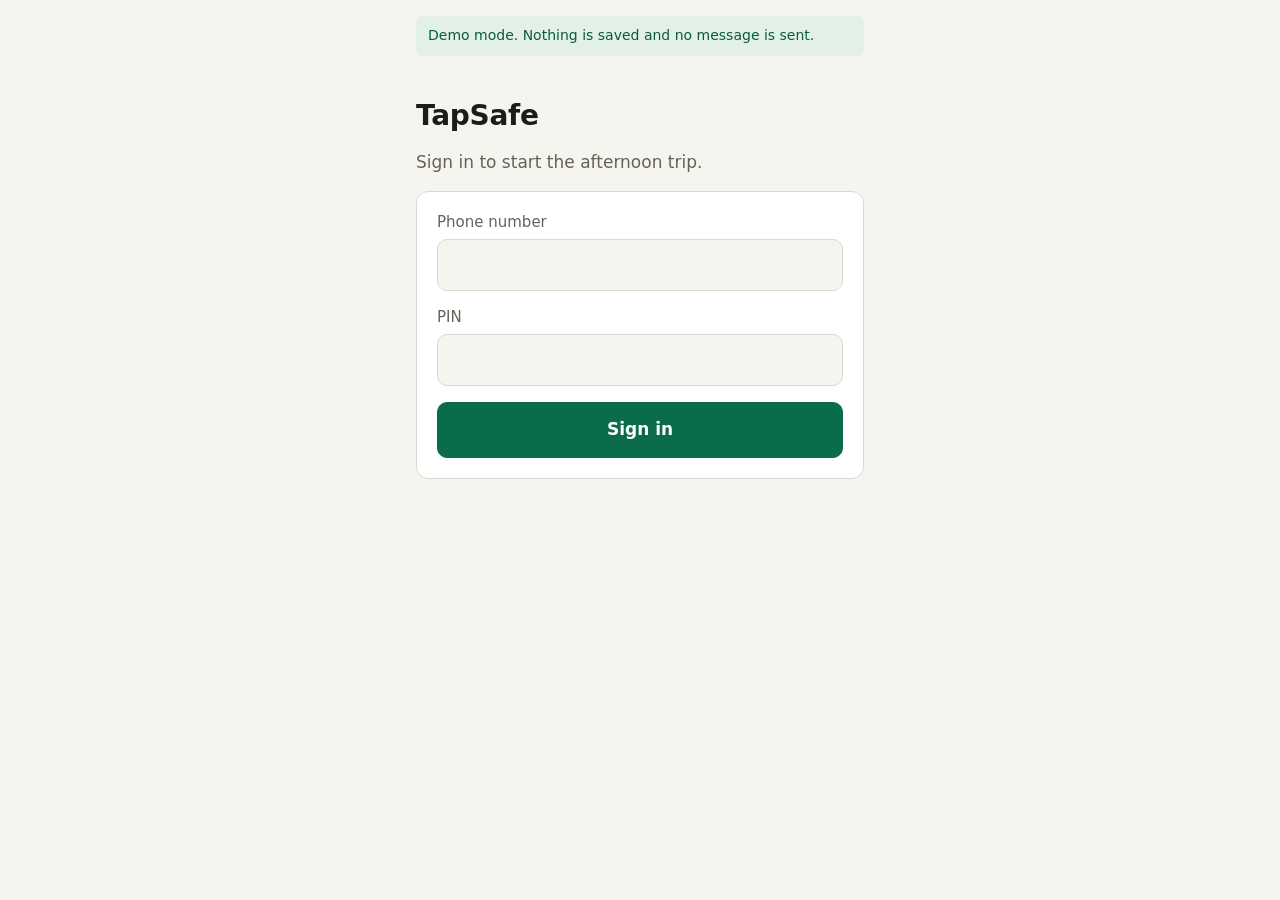
<file: index.html>
<!doctype html>
<html lang="en">
<head>
  <meta charset="utf-8">
  <meta name="viewport" content="width=device-width, initial-scale=1, viewport-fit=cover">
  <meta name="theme-color" content="#0b6b4d">
  <title>TapSafe</title>
  <link rel="manifest" href="manifest.webmanifest">
  <link rel="icon" href="icons/icon.svg" type="image/svg+xml">
  <link rel="apple-touch-icon" href="icons/icon-192.png">
  <link rel="stylesheet" href="styles.css">
</head>
<body>
  <div id="app"></div>
  <div id="toast" role="status" aria-live="polite"></div>
  <script type="module" src="app.js"></script>
</body>
</html>
</file>
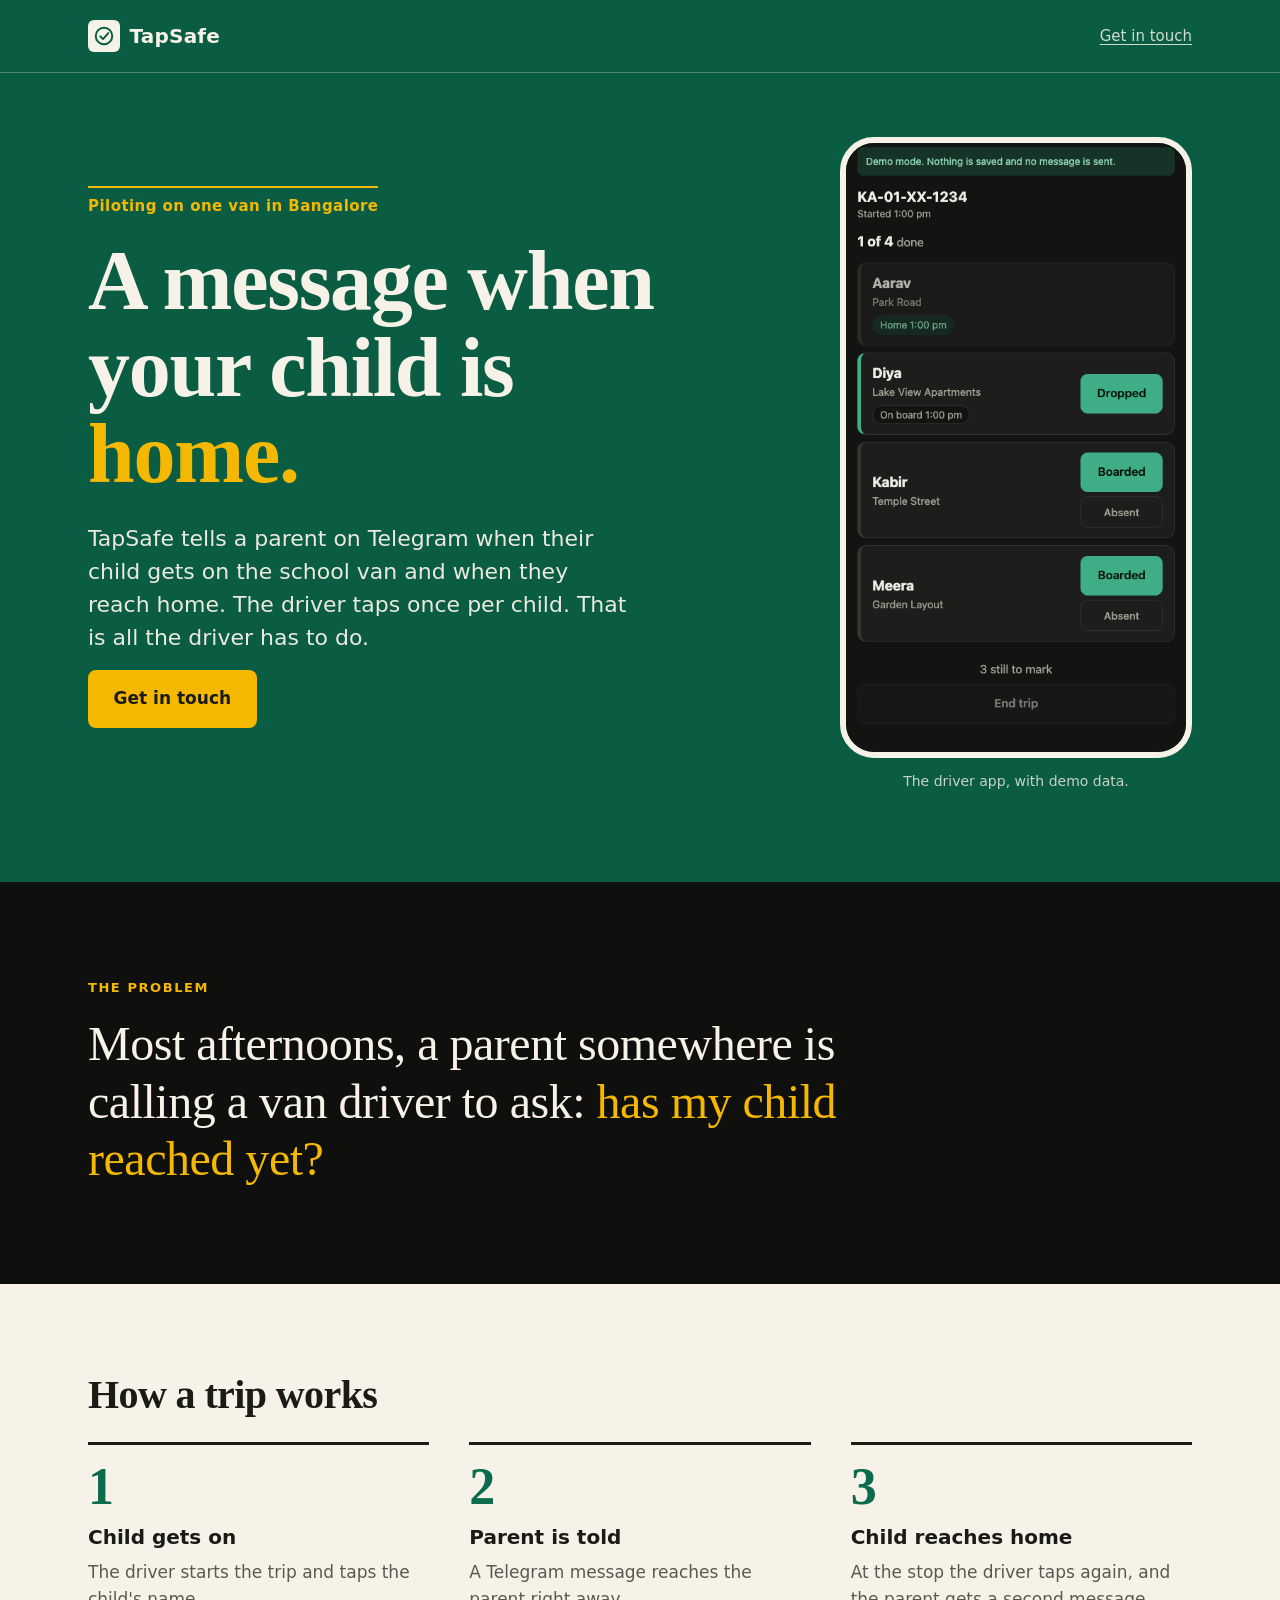
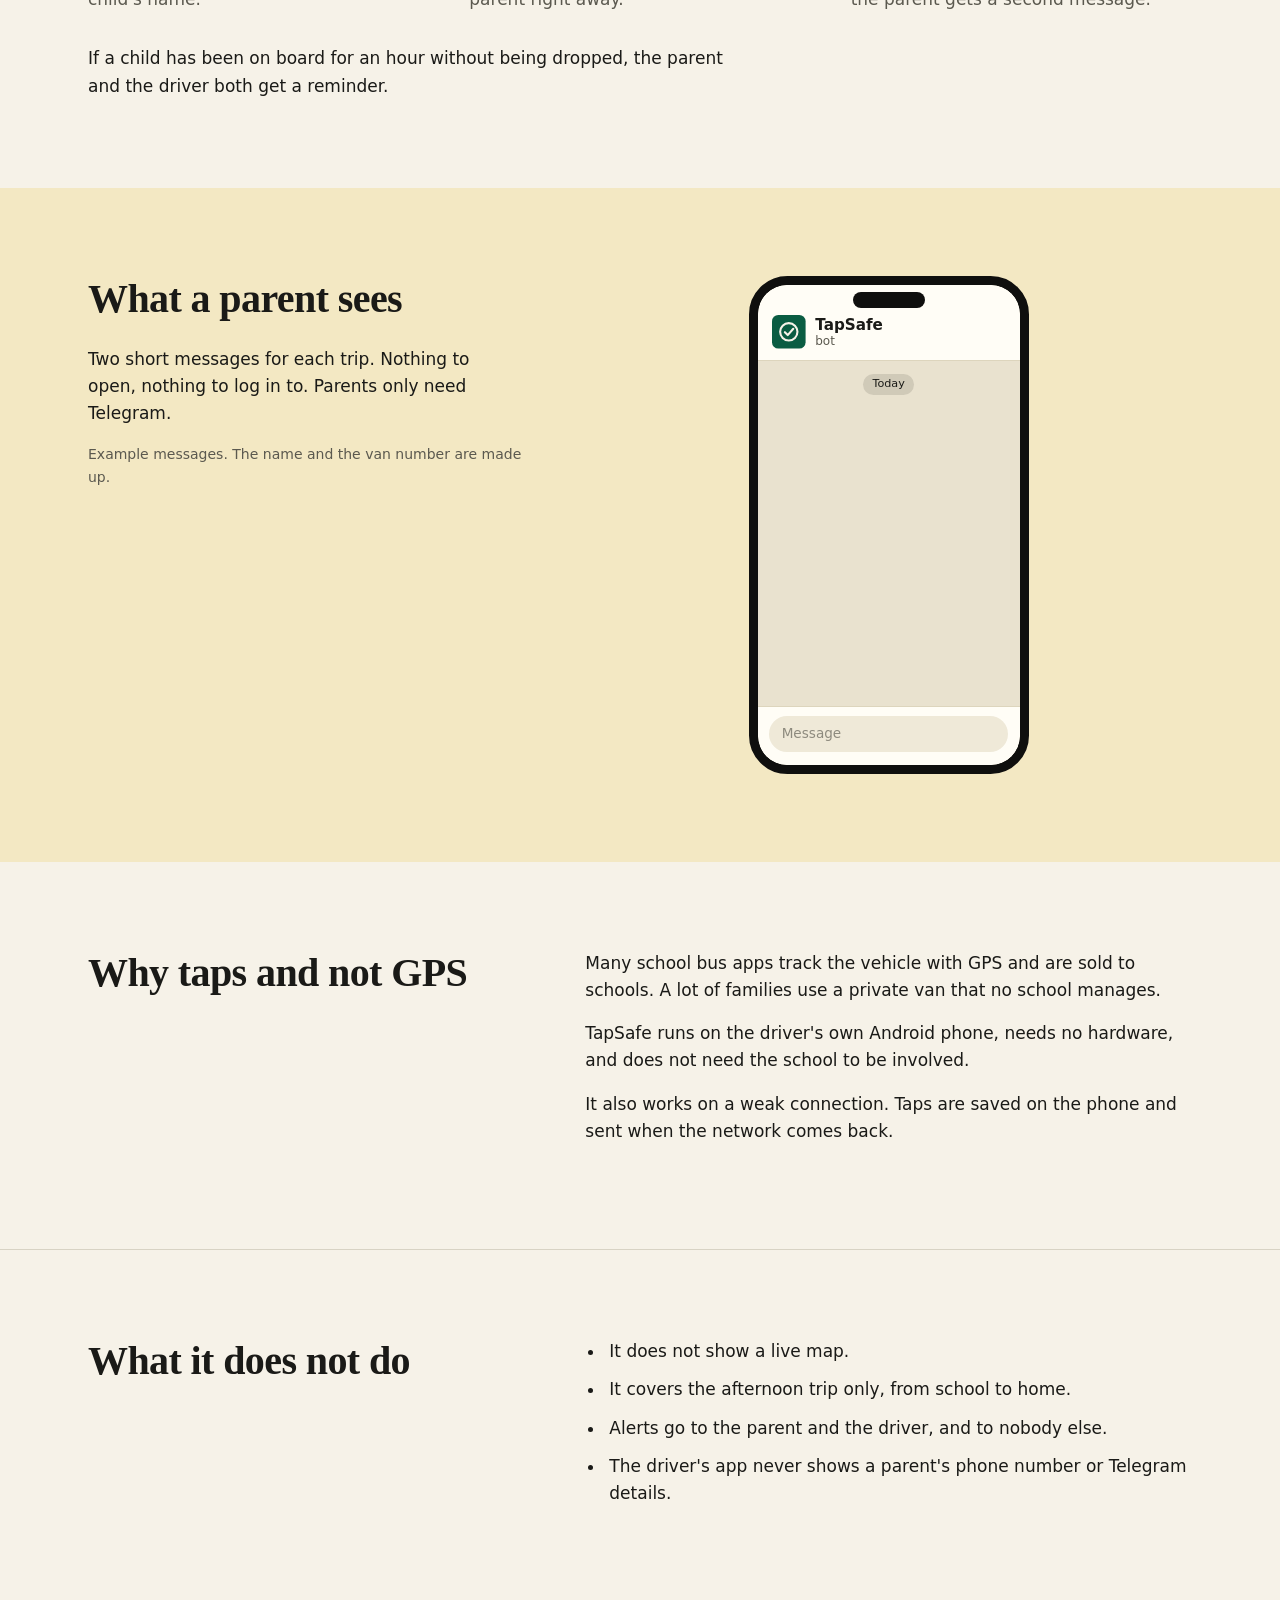
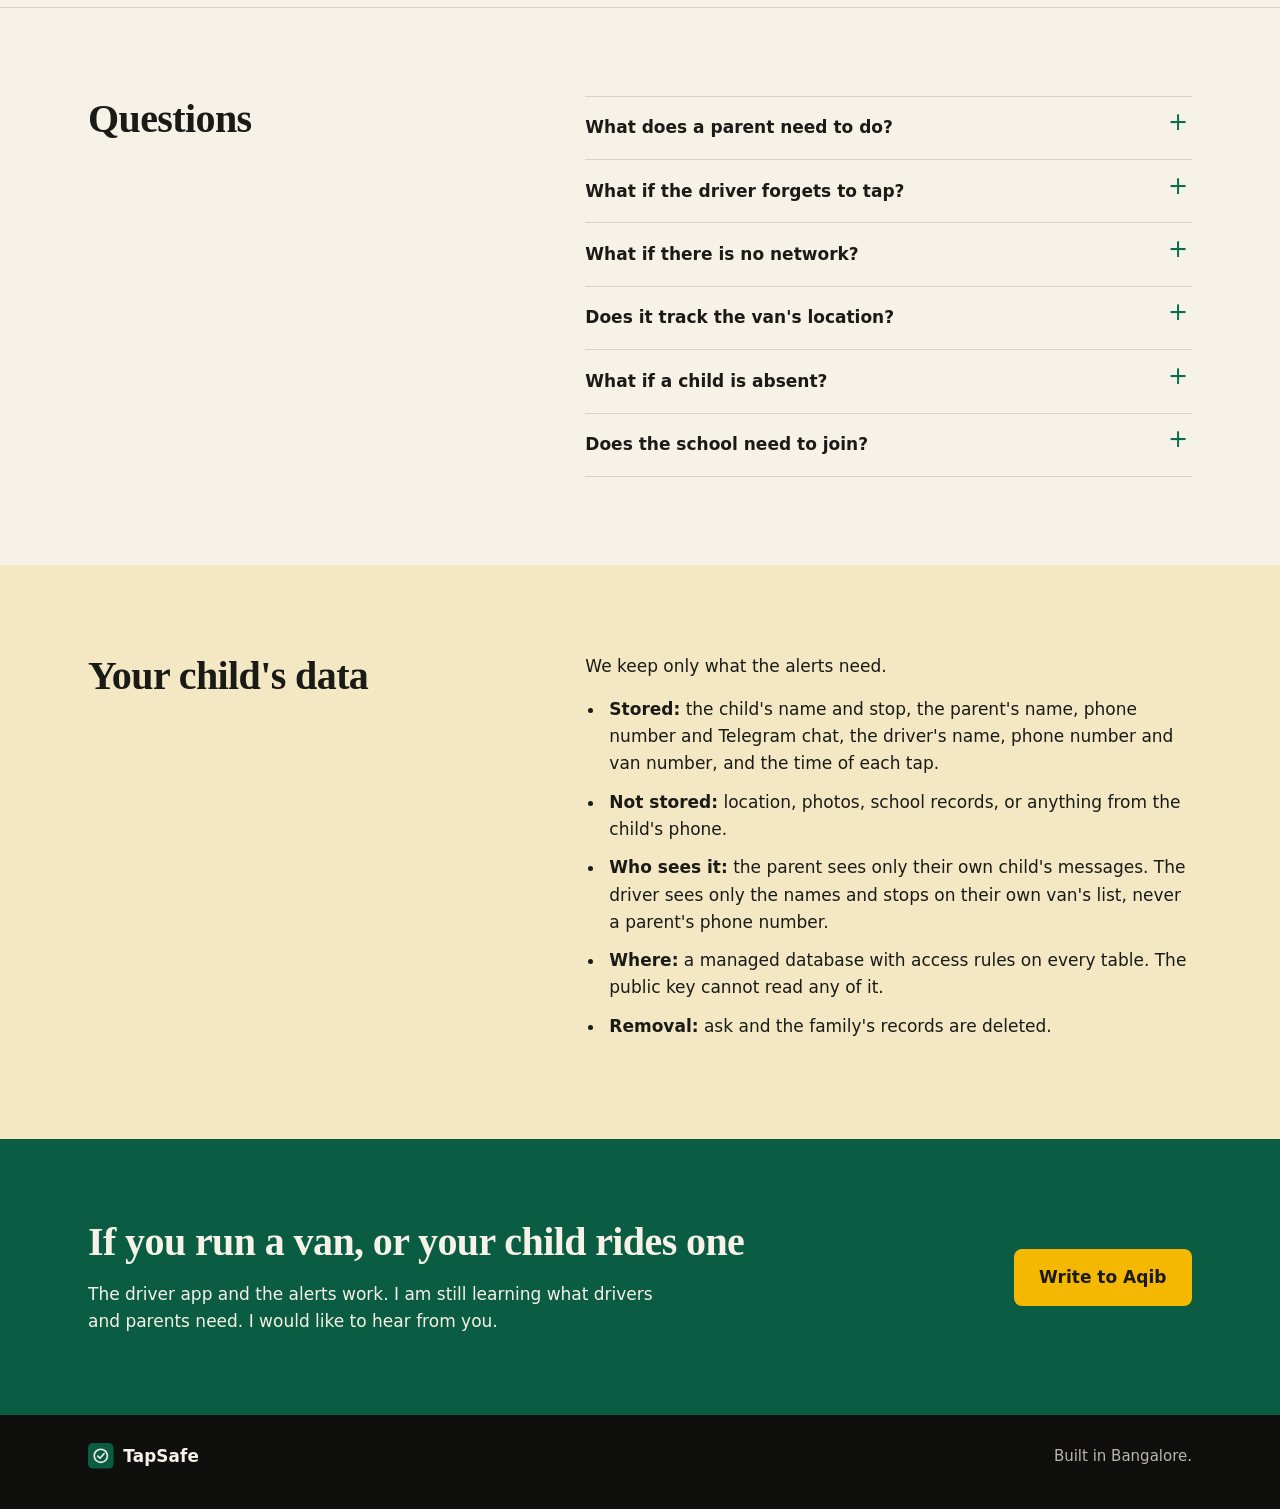
<file: site/index.html>
<!doctype html>
<html lang="en">
<head>
  <meta charset="utf-8">
  <meta name="viewport" content="width=device-width, initial-scale=1">
  <title>TapSafe: a message when your child is home</title>
  <meta name="description" content="TapSafe sends a parent a Telegram message when their child gets on the school van and when they reach home. The driver taps once per child. Piloting in Bangalore.">
  <meta property="og:type" content="website">
  <meta property="og:title" content="TapSafe: a message when your child is home">
  <meta property="og:description" content="A Telegram message when your child gets on the school van and when they reach home. One tap per child for the driver. Piloting in Bangalore.">
  <meta name="theme-color" content="#0a5c42">
  <link rel="icon" href="icons/icon.svg" type="image/svg+xml">
  <link rel="stylesheet" href="css/site.css">
</head>
<body>
  <header class="hero">
    <div class="navbar">
    <div class="wrap nav">
      <a class="brand" href="#top" aria-label="TapSafe home">
        <svg class="logo" viewBox="0 0 512 512" aria-hidden="true">
          <rect width="512" height="512" rx="96"/>
          <circle cx="256" cy="256" r="132" fill="none" stroke-width="32"/>
          <path d="M196 262l44 44 84-96" fill="none" stroke-width="32" stroke-linecap="round" stroke-linejoin="round"/>
        </svg>
        <span>TapSafe</span>
      </a>
      <a class="nav-link" href="#contact">Get in touch</a>
    </div>
    </div>

    <div class="wrap hero-grid" id="top">
      <div class="hero-copy">
        <p class="eyebrow">Piloting on one van in Bangalore</p>
        <h1>A message when your child is <em>home.</em></h1>
        <p class="lead">TapSafe tells a parent on Telegram when their child gets on the school van and when they reach home. The driver taps once per child. That is all the driver has to do.</p>
        <p><a class="button yellow" href="#contact">Get in touch</a></p>
      </div>
      <figure class="shot">
        <img src="images/driver-app.png" width="480" height="860" alt="The driver app during a trip. A list of four children. One is home, one is on board, two have not boarded. Each row has one large button.">
        <figcaption>The driver app, with demo data.</figcaption>
      </figure>
    </div>
  </header>

  <main>
    <section class="problem" aria-labelledby="problem">
      <div class="wrap">
        <p class="label" id="problem">The problem</p>
        <p class="problem-line">Most afternoons, a parent somewhere is calling a van driver to ask: <em>has my child reached yet?</em></p>
      </div>
    </section>

    <section class="section" aria-labelledby="how">
      <div class="wrap">
        <h2 id="how">How a trip works</h2>
        <ol class="steps">
          <li>
            <h3>Child gets on</h3>
            <p>The driver starts the trip and taps the child's name.</p>
          </li>
          <li>
            <h3>Parent is told</h3>
            <p>A Telegram message reaches the parent right away.</p>
          </li>
          <li>
            <h3>Child reaches home</h3>
            <p>At the stop the driver taps again, and the parent gets a second message.</p>
          </li>
        </ol>
        <p class="after">If a child has been on board for an hour without being dropped, the parent and the driver both get a reminder.</p>
      </div>
    </section>

    <section class="section tint" aria-labelledby="see">
      <div class="wrap split">
        <div>
          <h2 id="see">What a parent sees</h2>
          <p>Two short messages for each trip. Nothing to open, nothing to log in to. Parents only need Telegram.</p>
          <p class="note">Example messages. The name and the van number are made up.</p>
        </div>
        <div class="phone" role="img" aria-label="A parent's phone with Telegram open. A message arrives: Rahul boarded KA-01-XX-1234. Later another arrives: Rahul reached home.">
          <div class="phone-screen" aria-hidden="true">
            <div class="chat-head">
              <svg class="logo logo-dark" viewBox="0 0 512 512">
                <rect width="512" height="512" rx="96"/>
                <circle cx="256" cy="256" r="132" fill="none" stroke-width="32"/>
                <path d="M196 262l44 44 84-96" fill="none" stroke-width="32" stroke-linecap="round" stroke-linejoin="round"/>
              </svg>
              <div>
                <p class="chat-name">TapSafe</p>
                <p class="chat-sub">bot</p>
              </div>
            </div>
            <div class="chat-body">
              <p class="day">Today</p>
              <div class="slot">
                <p class="typing typing-1"><i></i><i></i><i></i></p>
                <p class="bubble bubble-1">Rahul boarded KA-01-XX-1234<time>2:41 pm</time></p>
              </div>
              <div class="slot">
                <p class="typing typing-2"><i></i><i></i><i></i></p>
                <p class="bubble bubble-2">Rahul reached home<time>3:12 pm</time></p>
              </div>
            </div>
            <div class="chat-input"><span>Message</span></div>
          </div>
        </div>
      </div>
    </section>

    <section class="section" aria-labelledby="why">
      <div class="wrap split">
        <h2 id="why">Why taps and not GPS</h2>
        <div>
          <p>Many school bus apps track the vehicle with GPS and are sold to schools. A lot of families use a private van that no school manages.</p>
          <p>TapSafe runs on the driver's own Android phone, needs no hardware, and does not need the school to be involved.</p>
          <p>It also works on a weak connection. Taps are saved on the phone and sent when the network comes back.</p>
        </div>
      </div>
    </section>

    <section class="section rule" aria-labelledby="limits">
      <div class="wrap split">
        <h2 id="limits">What it does not do</h2>
        <ul class="plain">
          <li>It does not show a live map.</li>
          <li>It covers the afternoon trip only, from school to home.</li>
          <li>Alerts go to the parent and the driver, and to nobody else.</li>
          <li>The driver's app never shows a parent's phone number or Telegram details.</li>
        </ul>
      </div>
    </section>

    <section class="section rule" aria-labelledby="faq">
      <div class="wrap split">
        <h2 id="faq">Questions</h2>
        <div class="faq">
          <details>
            <summary>What does a parent need to do?</summary>
            <p>Open a link once and press Start in Telegram. After that, messages arrive on their own. There is no app to install and no account to make.</p>
          </details>
          <details>
            <summary>What if the driver forgets to tap?</summary>
            <p>If a child was tapped on but never tapped home, the parent and the driver get a reminder after an hour. The driver also cannot end the trip while any child is still on board or unmarked.</p>
          </details>
          <details>
            <summary>What if there is no network?</summary>
            <p>Taps are saved on the driver's phone and sent when the connection returns. The parent's message comes then.</p>
          </details>
          <details>
            <summary>Does it track the van's location?</summary>
            <p>No. It records only the moments the driver taps a child on and off.</p>
          </details>
          <details>
            <summary>What if a child is absent?</summary>
            <p>The driver marks them absent and the parent is told, so nobody waits for a child who is not on the van.</p>
          </details>
          <details>
            <summary>Does the school need to join?</summary>
            <p>No. It works for a private van with one driver.</p>
          </details>
        </div>
      </div>
    </section>

    <section class="section tint" aria-labelledby="data">
      <div class="wrap split">
        <h2 id="data">Your child's data</h2>
        <div>
          <p>We keep only what the alerts need.</p>
          <ul class="plain">
            <li><strong>Stored:</strong> the child's name and stop, the parent's name, phone number and Telegram chat, the driver's name, phone number and van number, and the time of each tap.</li>
            <li><strong>Not stored:</strong> location, photos, school records, or anything from the child's phone.</li>
            <li><strong>Who sees it:</strong> the parent sees only their own child's messages. The driver sees only the names and stops on their own van's list, never a parent's phone number.</li>
            <li><strong>Where:</strong> a managed database with access rules on every table. The public key cannot read any of it.</li>
            <li><strong>Removal:</strong> ask and the family's records are deleted.</li>
          </ul>
        </div>
      </div>
    </section>

    <section class="cta" id="contact" aria-labelledby="talk">
      <div class="wrap cta-inner">
        <div>
          <h2 id="talk">If you run a van, or your child rides one</h2>
          <p>The driver app and the alerts work. I am still learning what drivers and parents need. I would like to hear from you.</p>
        </div>
        <p><a class="button yellow" href="mailto:CONTACT_EMAIL">Write to Aqib</a></p>
      </div>
    </section>
  </main>

  <footer class="foot">
    <div class="wrap foot-inner">
      <span class="brand small">
        <svg class="logo logo-dark" viewBox="0 0 512 512" aria-hidden="true">
          <rect width="512" height="512" rx="96"/>
          <circle cx="256" cy="256" r="132" fill="none" stroke-width="32"/>
          <path d="M196 262l44 44 84-96" fill="none" stroke-width="32" stroke-linecap="round" stroke-linejoin="round"/>
        </svg>
        <span>TapSafe</span>
      </span>
      <p>Built in Bangalore.</p>
    </div>
  </footer>
  <script>
    (function () {
      var phone = document.querySelector(".phone");
      if (!phone || !("IntersectionObserver" in window)) return;
      if (window.matchMedia("(prefers-reduced-motion: reduce)").matches) return;
      new IntersectionObserver(function (entries, observer) {
        if (entries[0].isIntersecting) {
          phone.classList.add("animate");
          observer.disconnect();
        }
      }, { threshold: 0.5 }).observe(phone);
    })();
  </script>
</body>
</html>
</file>
<file: styles.css>
:root {
  --bg: #f5f4ef;
  --surface: #ffffff;
  --ink: #1c1c19;
  --muted: #646359;
  --line: #dcdad0;
  --accent: #0b6b4d;
  --accent-ink: #ffffff;
  --ok-bg: #e2f0e8;
  --ok-ink: #0a5a40;
  --warn-bg: #fbe9db;
  --warn-ink: #8f3c07;
  --radius: 12px;
}

@media (prefers-color-scheme: dark) {
  :root {
    --bg: #131412;
    --surface: #1d1e1b;
    --ink: #eeede6;
    --muted: #a3a296;
    --line: #34362f;
    --accent: #3fae86;
    --accent-ink: #07120d;
    --ok-bg: #173226;
    --ok-ink: #8fd6b6;
    --warn-bg: #3a2414;
    --warn-ink: #f0b48a;
  }
}

* { box-sizing: border-box; }

html { -webkit-text-size-adjust: 100%; }

body {
  margin: 0;
  background: var(--bg);
  color: var(--ink);
  font: 17px/1.4 system-ui, -apple-system, "Segoe UI", Roboto, sans-serif;
}

p, h1, h2, ul { margin: 0; padding: 0; }
ul { list-style: none; }

.page {
  max-width: 480px;
  margin: 0 auto;
  padding: 16px 16px calc(24px + env(safe-area-inset-bottom));
  display: flex;
  flex-direction: column;
  gap: 16px;
}

.brand { font-size: 28px; letter-spacing: -0.01em; padding-top: 24px; }
.lede, .muted { color: var(--muted); }
.small { font-size: 14px; }

.card {
  background: var(--surface);
  border: 1px solid var(--line);
  border-radius: var(--radius);
  padding: 20px;
}
.stack { display: flex; flex-direction: column; gap: 16px; }

h2 { font-size: 20px; }

/* forms */
.field { display: flex; flex-direction: column; gap: 6px; }
label { font-size: 15px; color: var(--muted); }
input {
  font: inherit;
  min-height: 52px;
  padding: 0 14px;
  color: var(--ink);
  background: var(--bg);
  border: 1px solid var(--line);
  border-radius: 10px;
}
input:focus-visible, .btn:focus-visible {
  outline: 3px solid var(--accent);
  outline-offset: 2px;
}
.error { color: var(--warn-ink); min-height: 0; }
.error:empty { display: none; }

/* buttons */
.btn {
  font: inherit;
  font-weight: 600;
  min-height: 56px;
  padding: 0 20px;
  border-radius: 10px;
  border: 1px solid var(--line);
  background: var(--surface);
  color: var(--ink);
  cursor: pointer;
  touch-action: manipulation;
}
.btn.primary {
  background: var(--accent);
  border-color: var(--accent);
  color: var(--accent-ink);
}
.btn.quiet { background: transparent; font-weight: 500; color: var(--muted); }
.btn.quiet.armed { color: var(--warn-ink); background: var(--warn-bg); border-color: var(--warn-ink); }
.btn.block { width: 100%; }
.btn.big { min-height: 64px; font-size: 19px; }
.btn:active:not(:disabled) { transform: scale(0.98); }
.btn:disabled { opacity: 0.45; cursor: not-allowed; }

/* banners */
.banner {
  font-size: 14px;
  padding: 10px 12px;
  border-radius: 8px;
  background: var(--ok-bg);
  color: var(--ok-ink);
}
.banner.warn { background: var(--warn-bg); color: var(--warn-ink); }

/* top bar */
.topbar {
  display: flex;
  align-items: center;
  justify-content: space-between;
  gap: 12px;
}
.topbar .btn { min-height: 44px; }
.van { font-size: 20px; font-weight: 700; letter-spacing: 0.02em; }

.done { color: var(--ok-ink); background: var(--ok-bg); padding: 10px 12px; border-radius: 8px; }

/* trip */
.progress { color: var(--muted); }
.progress strong { color: var(--ink); font-size: 20px; }

.list { display: flex; flex-direction: column; gap: 10px; }

.row {
  display: flex;
  align-items: center;
  justify-content: space-between;
  gap: 12px;
  padding: 14px 16px;
  background: var(--surface);
  border: 1px solid var(--line);
  border-left: 5px solid var(--line);
  border-radius: var(--radius);
}
.row.boarded { border-left-color: var(--accent); }
.row.dropped, .row.absent { opacity: 0.72; }

.who { min-width: 0; display: flex; flex-direction: column; gap: 2px; }
.name { font-size: 20px; font-weight: 700; }
.stop { color: var(--muted); font-size: 15px; overflow-wrap: anywhere; }

.actions { display: flex; flex-direction: column; gap: 6px; flex-shrink: 0; }
.actions .btn.primary { min-width: 116px; }
.actions .btn.quiet { min-height: 44px; font-size: 15px; }

.chip {
  align-self: flex-start;
  margin-top: 6px;
  padding: 3px 10px;
  font-size: 14px;
  border-radius: 999px;
  background: var(--bg);
  color: var(--muted);
  border: 1px solid var(--line);
}
.chip.ok { background: var(--ok-bg); color: var(--ok-ink); border-color: transparent; }
.chip.warn { background: var(--warn-bg); color: var(--warn-ink); border-color: transparent; font-weight: 600; }

.endbar {
  position: sticky;
  bottom: 0;
  padding: 12px 0 4px;
  background: var(--bg);
  display: flex;
  flex-direction: column;
  gap: 8px;
  text-align: center;
}

/* toast */
#toast {
  position: fixed;
  left: 16px;
  right: 16px;
  bottom: calc(16px + env(safe-area-inset-bottom));
  max-width: 448px;
  margin: 0 auto;
  padding: 14px 16px;
  border-radius: 10px;
  background: var(--ink);
  color: var(--bg);
  font-size: 15px;
  opacity: 0;
  transform: translateY(8px);
  pointer-events: none;
  transition: opacity 0.2s, transform 0.2s;
}
#toast.show { opacity: 1; transform: none; }

@media (prefers-reduced-motion: reduce) {
  * { transition: none !important; }
  .btn:active:not(:disabled) { transform: none; }
}
</file>
<file: site/css/site.css>
:root {
  color-scheme: light;
  --green: #0a5c42;
  --green-text: #0b6b4d;
  --cream: #f6f2e8;
  --tint: #f3e8c3;
  --ink: #1a1a17;
  --black: #0f0f0e;
  --muted: #5b594f;
  --line: #d8d3c4;
  --yellow: #f5b800;
  --serif: "Iowan Old Style", "Palatino Linotype", Palatino, Georgia, serif;
  --sans: system-ui, -apple-system, "Segoe UI", Roboto, sans-serif;
  --gutter: clamp(1.25rem, 5vw, 3.5rem);
}

* { box-sizing: border-box; }

html { -webkit-text-size-adjust: 100%; scroll-behavior: smooth; }

body {
  margin: 0;
  background: var(--cream);
  color: var(--ink);
  font: 1.0625rem/1.6 var(--sans);
}

.wrap {
  width: 100%;
  max-width: 76rem;
  margin: 0 auto;
  padding-left: var(--gutter);
  padding-right: var(--gutter);
}

a { color: inherit; text-underline-offset: 0.2em; }
a:focus-visible { outline: 3px solid var(--yellow); outline-offset: 3px; }

p { margin: 0 0 1rem; }
h1, h2, h3 { margin: 0; font-weight: 600; }
h1, h2 { font-family: var(--serif); letter-spacing: -0.015em; }

/* logo: cream tile with a green ring and check, inverted in the footer */
.logo { width: 2rem; height: 2rem; flex-shrink: 0; }
.logo rect { fill: var(--cream); }
.logo circle, .logo path { stroke: var(--green); }
.logo-dark rect { fill: var(--green); }
.logo-dark circle, .logo-dark path { stroke: var(--cream); }

.brand {
  display: inline-flex;
  align-items: center;
  gap: 0.6rem;
  font: 700 1.25rem/1 var(--sans);
  letter-spacing: 0.01em;
  text-decoration: none;
}
.brand.small { font-size: 1.05rem; }
.brand.small .logo { width: 1.6rem; height: 1.6rem; }

/* hero */
.hero { background: var(--green); color: var(--cream); padding-bottom: clamp(3rem, 7vw, 6rem); }

.navbar { border-bottom: 1px solid rgba(246, 242, 232, 0.28); }

.nav {
  display: flex;
  align-items: center;
  justify-content: space-between;
  padding-top: 1.25rem;
  padding-bottom: 1.25rem;
}
.nav-link { font-size: 0.9375rem; opacity: 0.85; }

.hero-grid { display: grid; gap: 3rem; align-items: center; padding-top: clamp(1.5rem, 5vw, 4rem); }

.eyebrow {
  display: inline-block;
  margin-bottom: 1.25rem;
  padding-top: 0.4rem;
  border-top: 2px solid var(--yellow);
  color: var(--yellow);
  font-weight: 600;
  font-size: 0.9375rem;
  letter-spacing: 0.03em;
}

h1 {
  margin-bottom: 1.5rem;
  font-size: clamp(2.6rem, 7vw, 5.25rem);
  line-height: 1.03;
}
h1 em { color: var(--yellow); font-style: normal; }

.lead { max-width: 34rem; font-size: clamp(1.1875rem, 2.2vw, 1.375rem); line-height: 1.5; opacity: 0.95; }

.shot { margin: 0; justify-self: center; width: 100%; max-width: 22rem; }
.shot img {
  display: block;
  width: 100%;
  height: auto;
  border: 6px solid var(--cream);
  border-radius: 34px;
}
.shot figcaption { margin-top: 0.75rem; text-align: center; font-size: 0.875rem; opacity: 0.8; }

/* buttons */
.button {
  display: inline-block;
  padding: 0.95rem 1.6rem;
  font-weight: 700;
  text-decoration: none;
  border-radius: 8px;
}
.button.yellow { background: var(--yellow); color: var(--ink); }
.button:hover { filter: brightness(1.06); }

/* problem line */
.problem { padding: clamp(3rem, 8vw, 6rem) 0; background: var(--black); color: var(--cream); }
.label {
  margin-bottom: 1rem;
  color: var(--yellow);
  font-size: 0.8125rem;
  font-weight: 700;
  letter-spacing: 0.12em;
  text-transform: uppercase;
}
.problem-line {
  max-width: 52rem;
  margin: 0;
  font: 500 clamp(1.75rem, 4.2vw, 3rem)/1.2 var(--serif);
  letter-spacing: -0.01em;
}

/* sections */
.problem-line em { color: var(--yellow); font-style: normal; }
.section { padding: clamp(3rem, 7vw, 5.5rem) 0; }
.tint { background: var(--tint); }
.rule { border-top: 1px solid var(--line); }

h2 { font-size: clamp(1.75rem, 3.6vw, 2.5rem); line-height: 1.15; }
.section h2 { margin-bottom: 1.5rem; }

.split { display: grid; gap: 1.5rem; }
.split > h2 { margin-bottom: 0; }

/* steps */
.steps {
  display: grid;
  gap: 2rem;
  margin: 0 0 2rem;
  padding: 0;
  list-style: none;
  counter-reset: step;
}
.steps li { counter-increment: step; padding-top: 1rem; border-top: 3px solid var(--ink); }
.steps li::before {
  content: counter(step);
  display: block;
  margin-bottom: 0.5rem;
  font: 600 3.25rem/1 var(--serif);
  color: var(--green-text);
}
.steps h3 { margin-bottom: 0.4rem; font-size: 1.25rem; }
.steps p { margin: 0; color: var(--muted); }
.after { max-width: 40rem; margin: 0; }

/* parent's phone */
.phone {
  position: relative;
  width: min(17.5rem, 100%);
  margin: 0 auto;
  background: var(--black);
  border: 0.6rem solid var(--black);
  border-radius: 2.4rem;
  overflow: hidden;
}
.phone::before {
  content: "";
  position: absolute;
  top: 0.45rem;
  left: 50%;
  z-index: 2;
  width: 4.5rem;
  height: 1rem;
  background: var(--black);
  border-radius: 999px;
  transform: translateX(-50%);
}
.phone-screen { display: flex; flex-direction: column; min-height: 30rem; background: #e9e2cf; border-radius: 1.8rem; overflow: hidden; }

.chat-head {
  display: flex;
  align-items: center;
  gap: 0.6rem;
  padding: 1.9rem 0.9rem 0.7rem;
  background: #fffdf6;
  border-bottom: 1px solid #ddd5bd;
}
.chat-head .logo { width: 2.1rem; height: 2.1rem; }
.chat-name { margin: 0; font-weight: 700; font-size: 0.95rem; line-height: 1.2; }
.chat-sub { margin: 0; font-size: 0.75rem; color: var(--muted); line-height: 1.2; }

.chat-body { display: flex; flex: 1; flex-direction: column; gap: 0.55rem; padding: 0.8rem 0.7rem; }
.day {
  align-self: center;
  margin: 0 0 0.3rem;
  padding: 0.1rem 0.6rem;
  background: rgba(26, 26, 23, 0.12);
  border-radius: 999px;
  font-size: 0.7rem;
  color: var(--ink);
}

.slot { display: grid; }
.slot > * { grid-area: 1 / 1; align-self: start; }

.bubble, .typing {
  margin: 0;
  width: fit-content;
  background: #fffdf6;
  border-radius: 14px 14px 14px 4px;
  box-shadow: 0 1px 1px rgba(0, 0, 0, 0.08);
}
.bubble { max-width: 88%; padding: 0.5rem 0.7rem 0.3rem; font-size: 0.95rem; line-height: 1.35; }
.bubble time { display: block; text-align: right; font-size: 0.68rem; color: var(--muted); }

.typing { display: none; padding: 0.65rem 0.8rem; }
.typing i {
  display: inline-block;
  width: 0.42rem;
  height: 0.42rem;
  margin: 0 0.12rem;
  background: #8d8a7e;
  border-radius: 50%;
}

.chat-input { padding: 0.55rem 0.7rem 0.8rem; background: #fffdf6; border-top: 1px solid #ddd5bd; }
.chat-input span {
  display: block;
  padding: 0.45rem 0.8rem;
  background: #efe9d8;
  border-radius: 999px;
  font-size: 0.85rem;
  color: #8d8a7e;
}

/* messages arrive one after another, then the loop restarts */
.phone.animate .typing { display: block; opacity: 0; animation: 14s infinite; }
.phone.animate .typing-1 { animation-name: typing-1; }
.phone.animate .typing-2 { animation-name: typing-2; }
.phone.animate .typing i { animation: dot 1s infinite ease-in-out; }
.phone.animate .typing i:nth-child(2) { animation-delay: 0.15s; }
.phone.animate .typing i:nth-child(3) { animation-delay: 0.3s; }
.phone.animate .bubble { opacity: 0; animation: 14s infinite; }
.phone.animate .bubble-1 { animation-name: arrive-1; }
.phone.animate .bubble-2 { animation-name: arrive-2; }

@keyframes typing-1 { 0%, 6% { opacity: 0; } 7%, 16.5% { opacity: 1; } 17%, 100% { opacity: 0; } }
@keyframes typing-2 { 0%, 44% { opacity: 0; } 45%, 54.5% { opacity: 1; } 55%, 100% { opacity: 0; } }
@keyframes arrive-1 {
  0%, 16.9% { opacity: 0; transform: translateY(10px) scale(0.96); }
  19% { opacity: 1; transform: none; }
  92% { opacity: 1; transform: none; }
  97%, 100% { opacity: 0; transform: none; }
}
@keyframes arrive-2 {
  0%, 54.9% { opacity: 0; transform: translateY(10px) scale(0.96); }
  57% { opacity: 1; transform: none; }
  92% { opacity: 1; transform: none; }
  97%, 100% { opacity: 0; transform: none; }
}
@keyframes dot { 0%, 60%, 100% { transform: translateY(0); opacity: 0.5; } 30% { transform: translateY(-0.25rem); opacity: 1; } }

.note { margin: 0; font-size: 0.875rem; color: var(--muted); }

.plain { margin: 0; padding-left: 1.25rem; }
.plain li { margin-bottom: 0.7rem; padding-left: 0.25rem; }

/* questions */
.faq details { border-top: 1px solid var(--line); }
.faq details:last-child { border-bottom: 1px solid var(--line); }
.faq summary {
  position: relative;
  padding: 1.1rem 2.5rem 1.1rem 0;
  font-weight: 600;
  cursor: pointer;
  list-style: none;
}
.faq summary::-webkit-details-marker { display: none; }
.faq summary::after {
  content: "+";
  position: absolute;
  right: 0.25rem;
  top: 0.85rem;
  font: 400 1.5rem/1 var(--sans);
  color: var(--green-text);
}
.faq details[open] summary::after { content: "\2212"; }
.faq summary:focus-visible { outline: 3px solid var(--yellow); outline-offset: 2px; }
.faq details p { margin: 0 0 1.1rem; max-width: 36rem; color: var(--muted); }

/* contact band */
.cta { background: var(--green); color: var(--cream); padding: clamp(3rem, 7vw, 5rem) 0; }
.cta-inner { display: grid; gap: 1.5rem; align-items: center; }
.cta h2 { margin-bottom: 1rem; }
.cta p { margin-bottom: 0; max-width: 36rem; }

/* footer */
.foot { padding: 1.75rem 0 2.5rem; background: var(--black); color: #b9b6aa; font-size: 0.9375rem; }
.foot-inner { display: flex; align-items: center; justify-content: space-between; gap: 1rem; flex-wrap: wrap; }
.foot .brand { color: var(--cream); }
.foot p { margin: 0; }

/* wide screens */
@media (min-width: 56rem) {
  .hero-grid { grid-template-columns: 1.25fr 1fr; gap: 4rem; }
  .shot { justify-self: end; }
  .steps { grid-template-columns: repeat(3, 1fr); gap: 2.5rem; }
  .split { grid-template-columns: 1fr 1.4fr; gap: 4rem; align-items: start; }
  .cta-inner { grid-template-columns: 1fr auto; gap: 4rem; }
  .cta .button { white-space: nowrap; }
}

@media (prefers-reduced-motion: reduce) {
  html { scroll-behavior: auto; }
}
</file>
